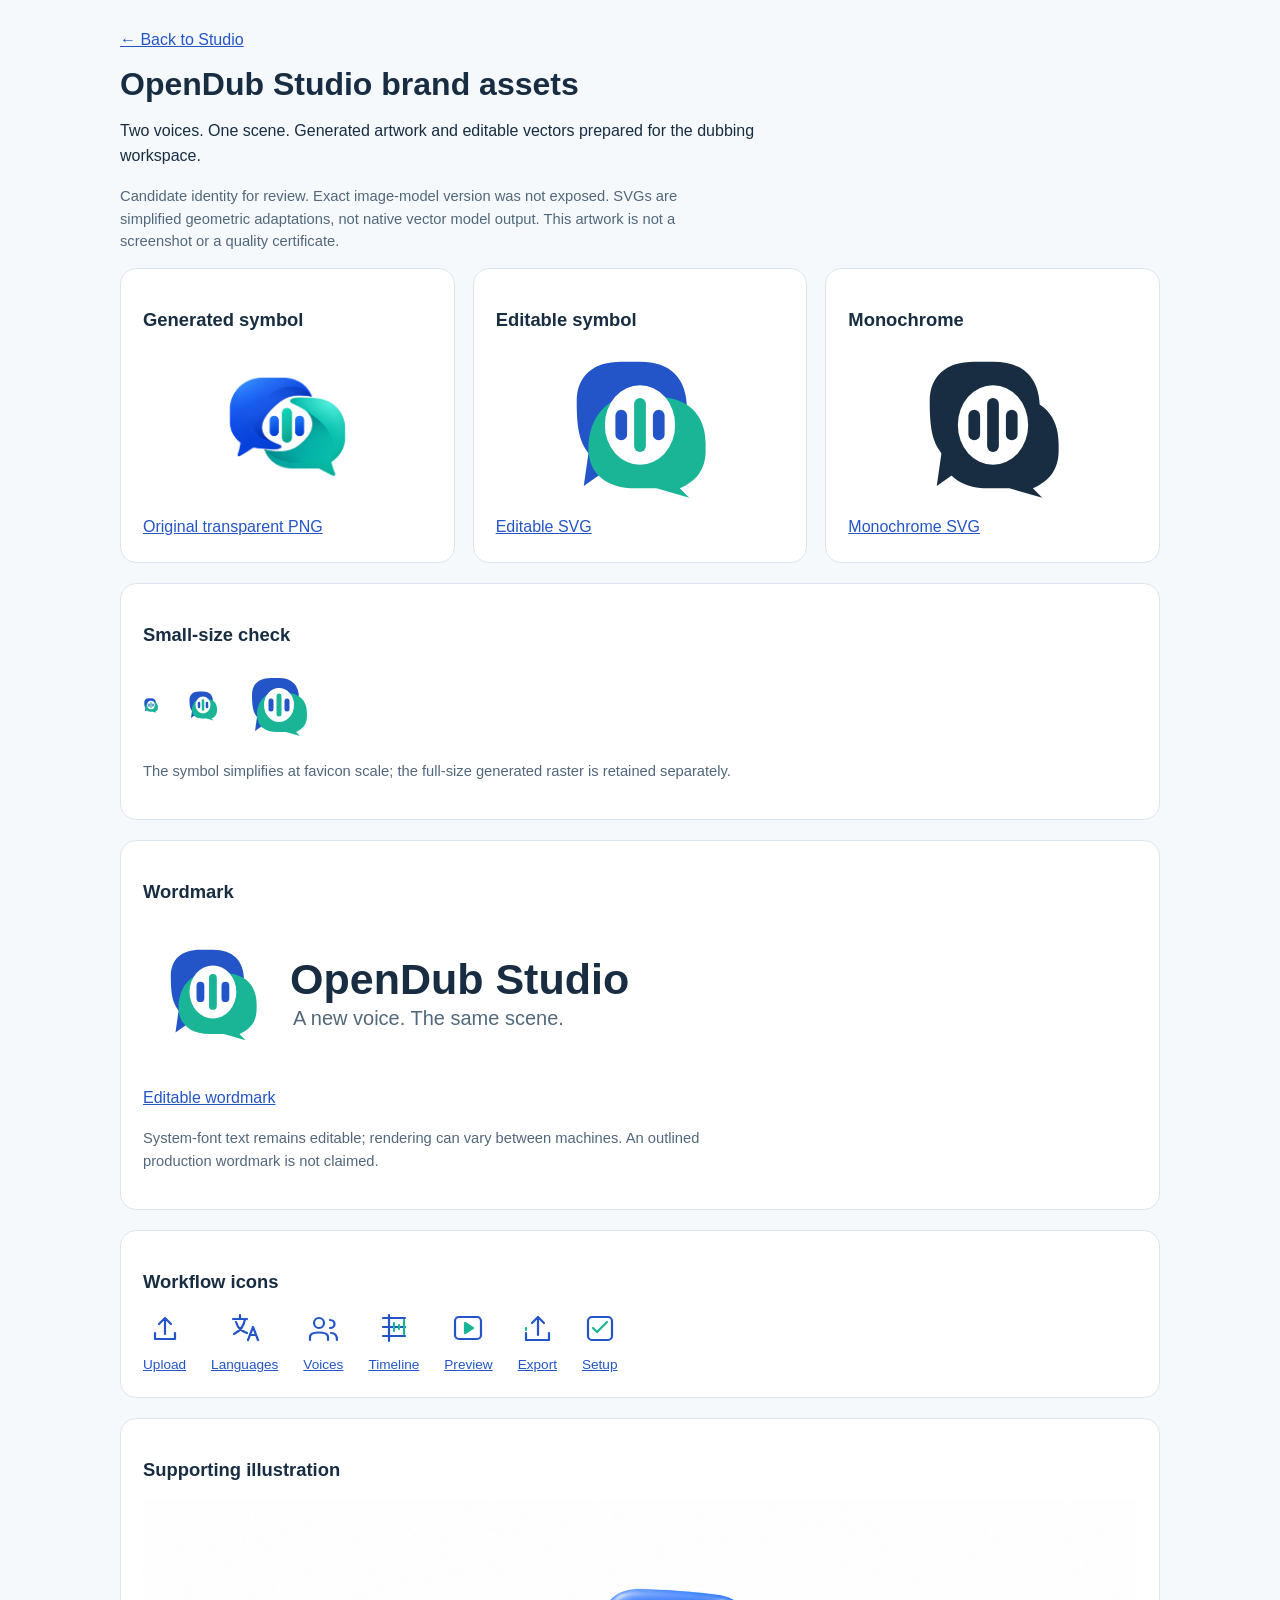
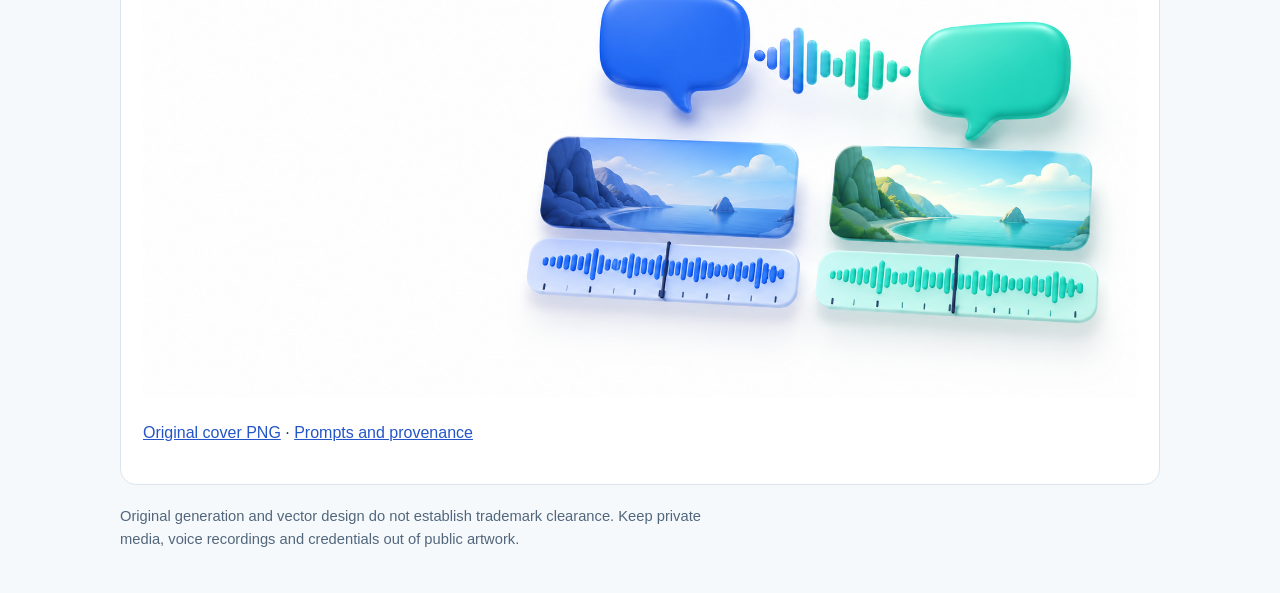
<file: web/brand/review.html>
<!doctype html><html lang="en"><head><meta charset="utf-8"><meta name="viewport" content="width=device-width,initial-scale=1"><title>OpenDub Studio · brand assets</title><style>
*{box-sizing:border-box}body{margin:0;background:#f6f9fc;color:#182d42;font-family:Segoe UI,Arial,sans-serif;line-height:1.55}main{max-width:1080px;margin:auto;padding:28px 20px}h1{font-size:2rem;line-height:1.2;margin:12px 0}h2{font-size:1.15rem}a{color:#2455c8}header,p{max-width:75ch}.grid{display:grid;grid-template-columns:repeat(auto-fit,minmax(min(100%,270px),1fr));gap:18px}article,section{padding:22px;background:#fff;border:1px solid #dce5ef;border-radius:16px;margin:20px 0}.grid article{margin:0}img{max-width:100%;height:auto}.mark{display:block;width:150px;height:150px;object-fit:contain;margin:15px auto}.sizes{display:flex;align-items:center;gap:28px;min-height:80px}.icons{display:flex;gap:25px;flex-wrap:wrap}.icons a{display:flex;flex-direction:column;gap:10px;align-items:center;font-size:.85rem}.note{color:#52677c;font-size:.92rem}:focus-visible{outline:3px solid #2455c8;outline-offset:4px}
</style></head><body><main><a href="/">← Back to Studio</a><header><h1>OpenDub Studio brand assets</h1><p>Two voices. One scene. Generated artwork and editable vectors prepared for the dubbing workspace.</p><p class="note">Candidate identity for review. Exact image-model version was not exposed. SVGs are simplified geometric adaptations, not native vector model output. This artwork is not a screenshot or a quality certificate.</p></header>
<div class="grid"><article><h2>Generated symbol</h2><img class="mark" src="symbol-ai-v1.png" alt="AI-generated blue and teal dialogue symbol" width="150" height="150"><a href="symbol-ai-v1.png" download>Original transparent PNG</a></article><article><h2>Editable symbol</h2><img class="mark" src="opendub-mark-v2.svg" alt="Simplified vector dialogue symbol" width="150" height="150"><a href="opendub-mark-v2.svg" download>Editable SVG</a></article><article><h2>Monochrome</h2><img class="mark" src="opendub-mono.svg" alt="Single-color OpenDub symbol" width="150" height="150"><a href="opendub-mono.svg" download>Monochrome SVG</a></article></div>
<section><h2>Small-size check</h2><div class="sizes"><img src="opendub-mark-v2.svg" width="16" height="16" alt="16 pixel symbol"><img src="opendub-mark-v2.svg" width="32" height="32" alt="32 pixel symbol"><img src="opendub-mark-v2.svg" width="64" height="64" alt="64 pixel symbol"></div><p class="note">The symbol simplifies at favicon scale; the full-size generated raster is retained separately.</p></section>
<section><h2>Wordmark</h2><img src="opendub-wordmark-v2.svg" width="700" height="140" alt="OpenDub Studio · A new voice. The same scene."><p><a href="opendub-wordmark-v2.svg" download>Editable wordmark</a></p><p class="note">System-font text remains editable; rendering can vary between machines. An outlined production wordmark is not claimed.</p></section>
<section><h2>Workflow icons</h2><div class="icons"><a href="icons/upload.svg" download><img src="icons/upload.svg" width="32" height="32" alt="">Upload</a><a href="icons/languages.svg" download><img src="icons/languages.svg" width="32" height="32" alt="">Languages</a><a href="icons/voices.svg" download><img src="icons/voices.svg" width="32" height="32" alt="">Voices</a><a href="icons/timeline.svg" download><img src="icons/timeline.svg" width="32" height="32" alt="">Timeline</a><a href="icons/preview.svg" download><img src="icons/preview.svg" width="32" height="32" alt="">Preview</a><a href="icons/export.svg" download><img src="icons/export.svg" width="32" height="32" alt="">Export</a><a href="icons/setup.svg" download><img src="icons/setup.svg" width="32" height="32" alt="">Setup</a></div></section>
<section><h2>Supporting illustration</h2><img src="cover-ai-v1.png" width="1774" height="887" alt="Concept illustration of original and translated audio timelines"><p><a href="cover-ai-v1.png" download>Original cover PNG</a> · <a href="PROVENANCE.json">Prompts and provenance</a></p></section>
<p class="note">Original generation and vector design do not establish trademark clearance. Keep private media, voice recordings and credentials out of public artwork.</p></main></body></html>
</file>
